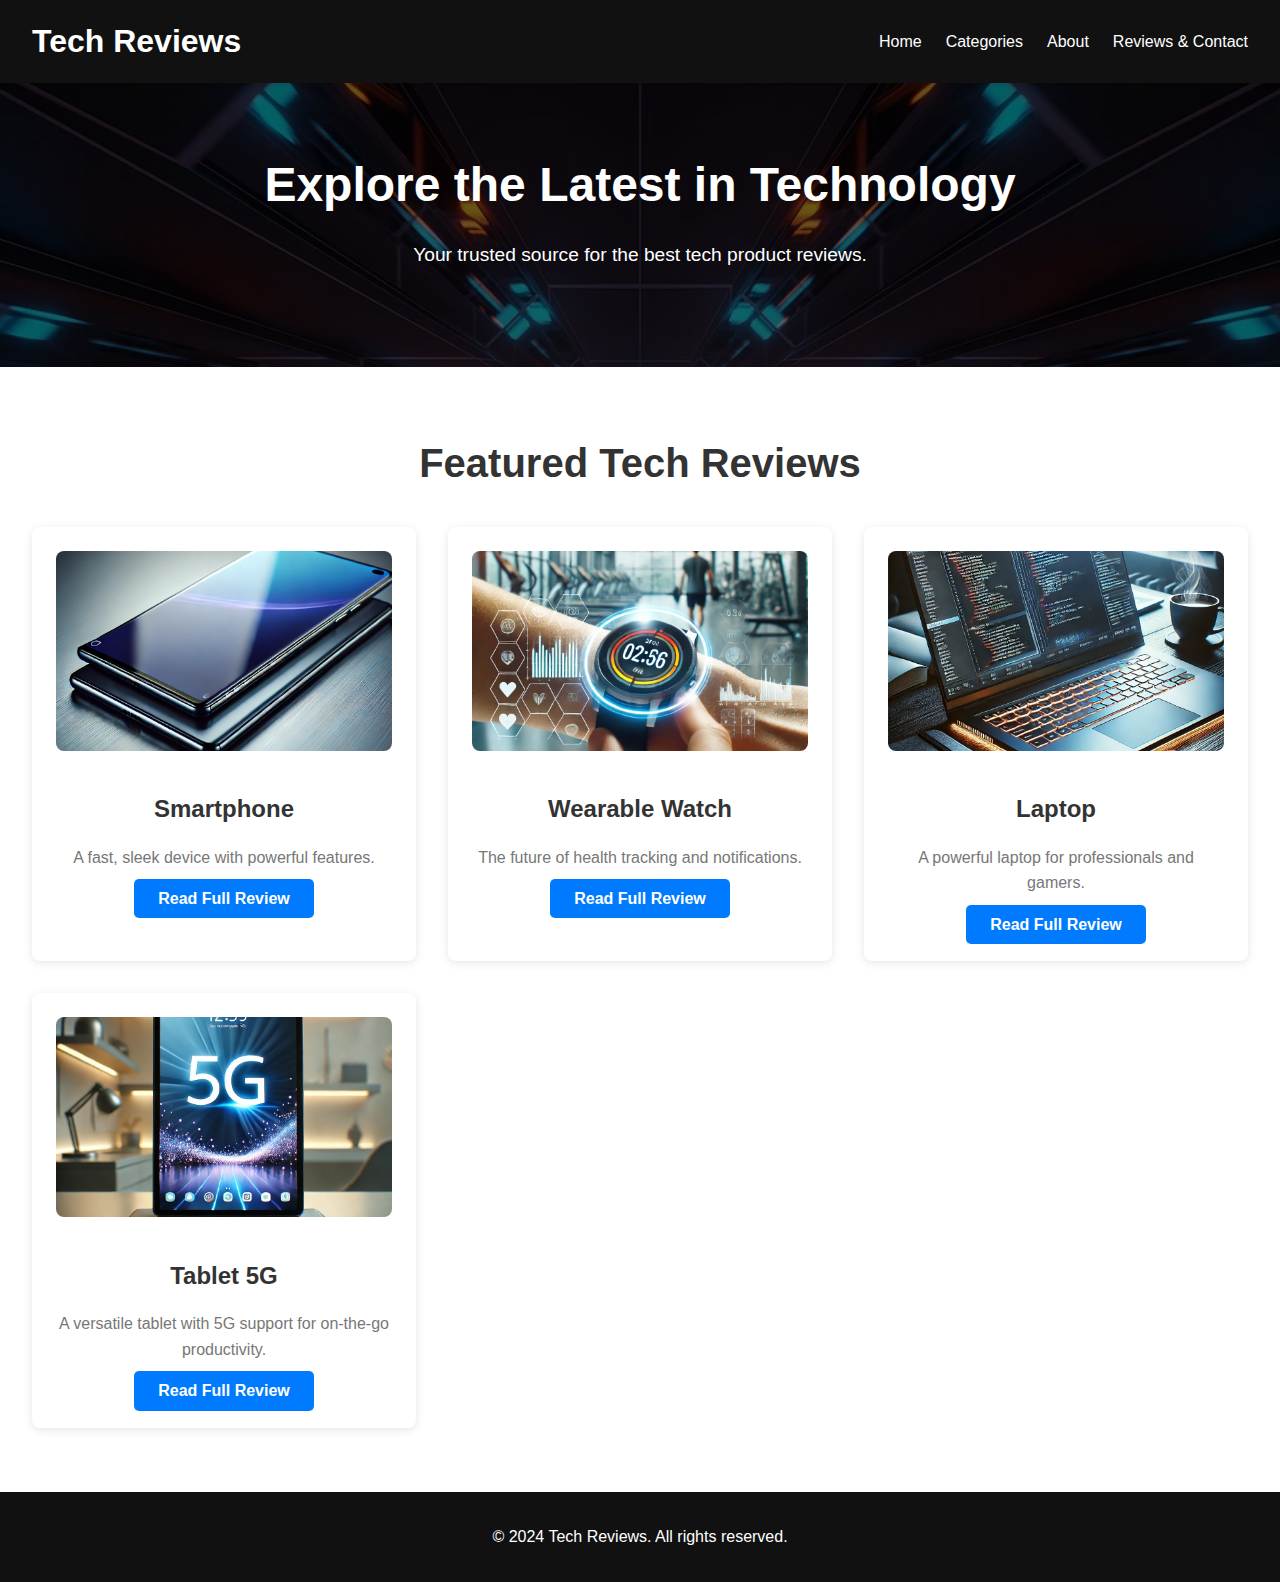
<file: index.html>
<!DOCTYPE html>
<html lang="en">
<head>
  <meta charset="UTF-8">
  <meta name="viewport" content="width=device-width, initial-scale=1.0">
  <title>Tech Reviews</title>
  <link rel="stylesheet" href="./css/styles.css">
  <link rel="icon" href="./img/apple-touch-icon.png" type="image/png">
</head>
<body>
  
  <header>
    <div class="logo">
      <h1>Tech Reviews</h1>
    </div>
    <nav>
      <ul>
        <li><a href="index.html">Home</a></li>
        <li><a href="categories.html">Categories</a></li>
        <li><a href="about_us.html">About</a></li>
        <li><a href="review.html">Reviews & Contact</a></li>
      </ul>
    </nav>
  </header>

  
  <section class="hero">
    <h2>Explore the Latest in Technology</h2>
    <p>Your trusted source for the best tech product reviews.</p>
    
  </section>

  
  <section class="featured">
    <h2>Featured Tech Reviews</h2>
    <div class="product-grid">
      <article class="product">
        <img src="./img/smartphone.webp" alt="Smartphone">
        <h3>Smartphone</h3>
        <p>A fast, sleek device with powerful features.</p>
        <a href="./img/product1.html">Read Full Review</a>
      </article>
      <article class="product">
        <img src="./img/watch.webp" alt="Wearable Watch">
        <h3>Wearable Watch</h3>
        <p>The future of health tracking and notifications.</p>
        <a href="product2.html">Read Full Review</a>
      </article>
      <article class="product">
        <img src="./img/laptop.webp" alt="Laptop">
        <h3>Laptop</h3>
        <p>A powerful laptop for professionals and gamers.</p>
        <a href="product3.html">Read Full Review</a>
      </article>
      
      <article class="product">
        <img src="./img/5g_tablet.webp" alt="Tablet 5G">
        <h3>Tablet 5G</h3>
        <p>A versatile tablet with 5G support for on-the-go productivity.</p>
        <a href="product4.html">Read Full Review</a>
      </article>
    </div>
  </section>

  
  <footer>
    <p>&copy; 2024 Tech Reviews. All rights reserved.</p>
    
  </footer>
  <script src="./js/script.js"></script>

</body>
</html>
</file>
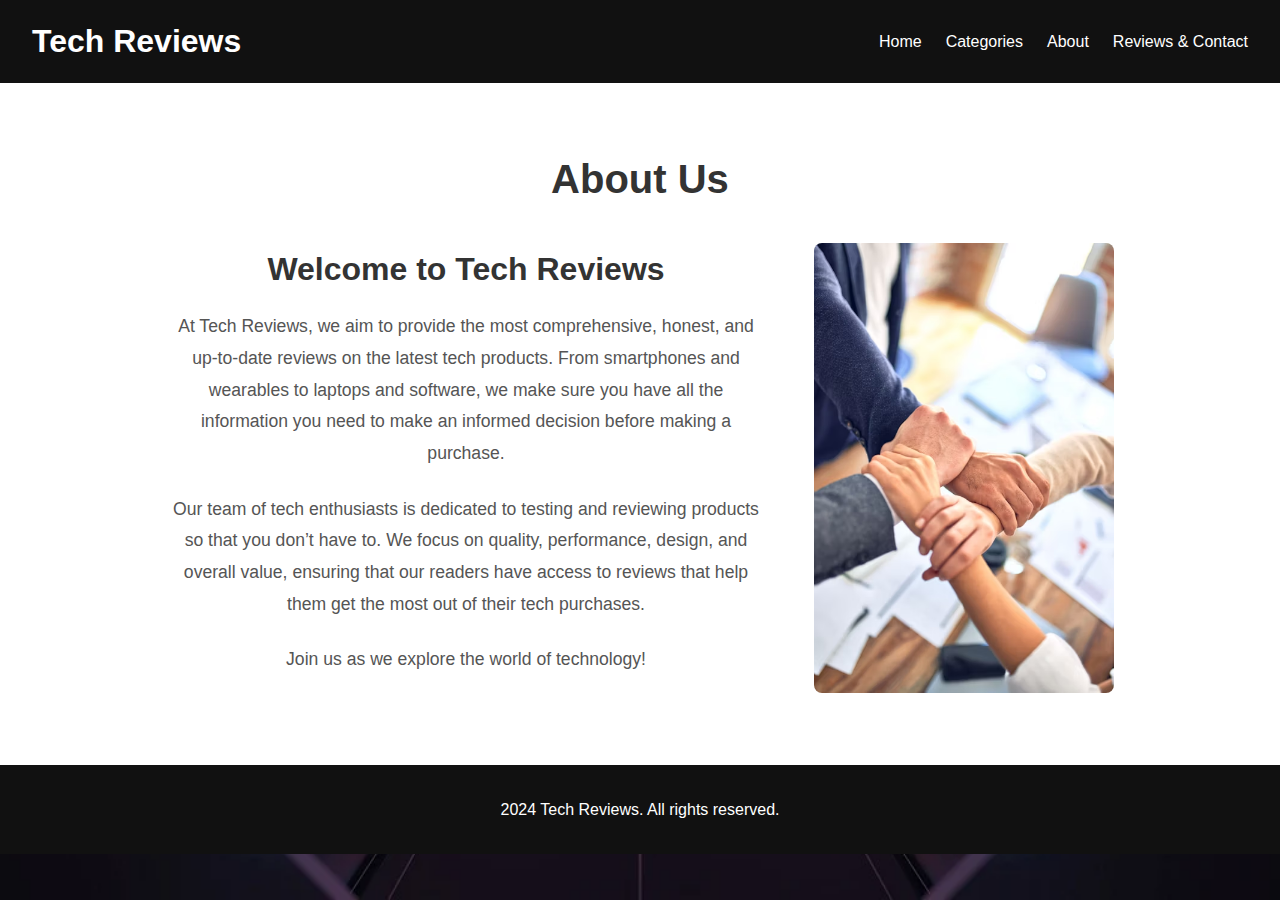
<file: about_us.html>
<!DOCTYPE html>
<html lang="en">
<head>
  <meta charset="UTF-8">
  <meta name="viewport" content="width=device-width, initial-scale=1.0">
  <title>About Us - Tech Reviews</title>
  <link rel="stylesheet" href="./css/about_us.css">
</head>
<body>
  
  <header>
    <div class="logo">
      <h1>Tech Reviews</h1>
    </div>
    <nav>
      <ul>
        <li><a href="index.html">Home</a></li>
        <li><a href="categories.html">Categories</a></li>
        <li><a href="about.html">About</a></li>
        <li><a href="review.html">Reviews & Contact</a></li>
      </ul>
    </nav>
  </header>

  
  <section class="about-us">
    <h2>About Us</h2>
    <div class="about-content">
      <div class="about-text">
        <h3>Welcome to Tech Reviews</h3>
        <p>At Tech Reviews, we aim to provide the most comprehensive, honest, and up-to-date reviews on the latest tech products. From smartphones and wearables to laptops and software, we make sure you have all the information you need to make an informed decision before making a purchase.</p>
        <p>Our team of tech enthusiasts is dedicated to testing and reviewing products so that you don’t have to. We focus on quality, performance, design, and overall value, ensuring that our readers have access to reviews that help them get the most out of their tech purchases.</p>
        <p>Join us as we explore the world of technology!</p>
      </div>
      <div class="about-image">
        <img src="./img/photo-1600880292089-90a7e086ee0c.avif" alt="Tech Reviews Team">
      </div>
    </div>
  </section>

  
  <footer>
    <p> 2024 Tech Reviews. All rights reserved.</p>
  </footer>

  <script src="./js/script.js"></script>
</body>
</html>
</file>
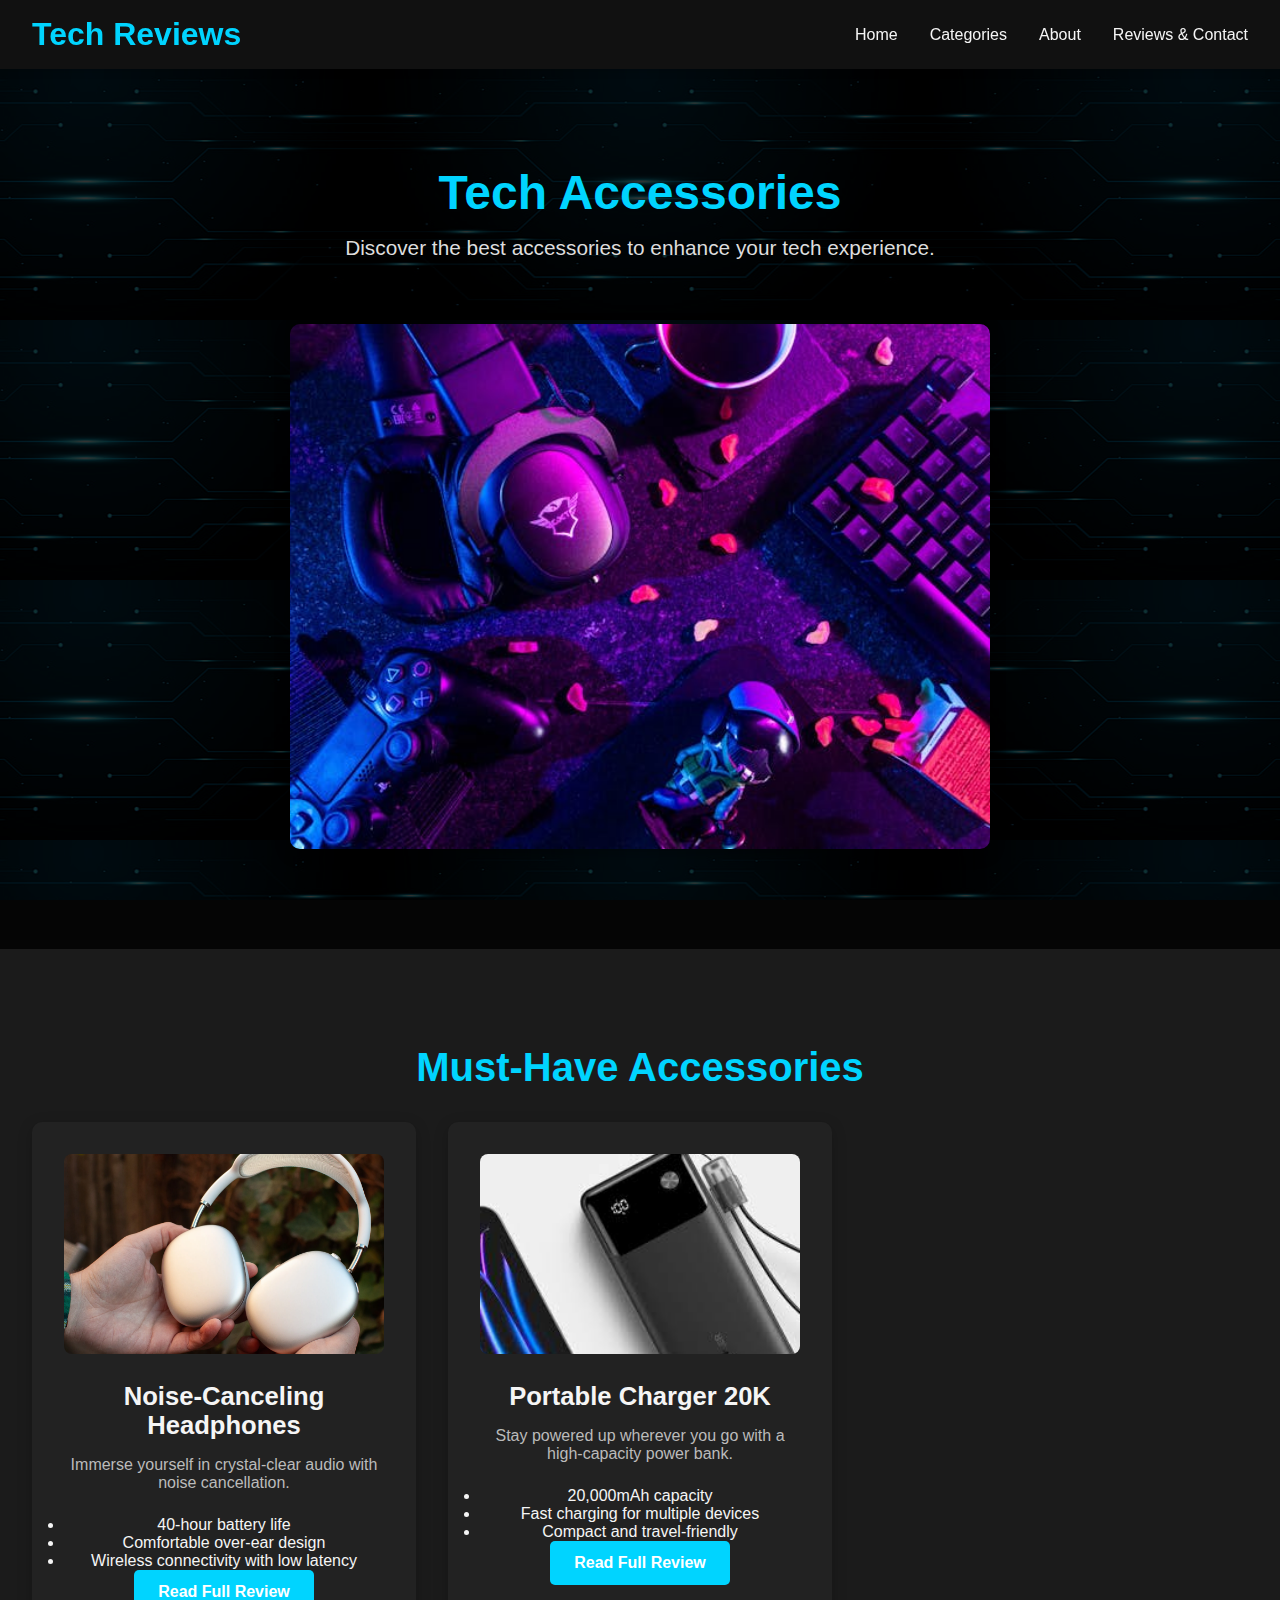
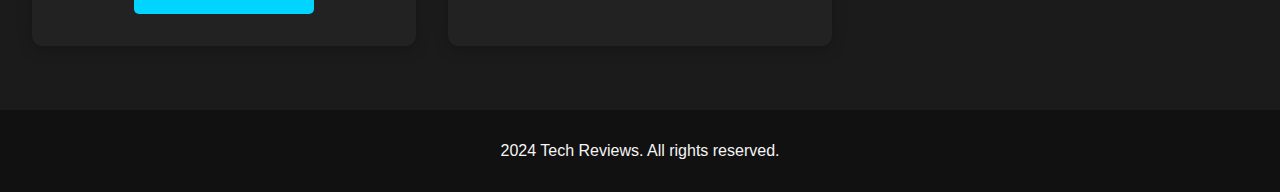
<file: accessories.html>
<!DOCTYPE html>
<html lang="en">
<head>
  <meta charset="UTF-8">
  <meta name="viewport" content="width=device-width, initial-scale=1.0">
  <title>Accessories - Tech Reviews</title>
  <link rel="stylesheet" href="./css/smartphones.css">
</head>
<body>
  <!-- Header -->
  <header>
    <div class="logo">
      <h1>Tech Reviews</h1>
    </div>
    <nav>
      <ul>
        <li><a href="index.html">Home</a></li>
        <li><a href="categories.html">Categories</a></li>
        <li><a href="about_us.html">About</a></li>
        <li><a href="review.html">Reviews & Contact</a></li>
      </ul>
    </nav>
  </header>

  <!-- Hero Section -->
  <section class="hero">
    <h2>Tech Accessories</h2>
    <p>Discover the best accessories to enhance your tech experience.</p>
    <img src="./img/pexels-photo-3165335.jpeg" alt="Tech Accessories">
  </section>

  <!-- Accessories Section -->
  <section class="category-page">
    <h2>Must-Have Accessories</h2>
    <div class="product-list">
      <div class="product-item">
        <img src="./img/accessory1.webp" alt="Accessory Model 1">
        <h3>Noise-Canceling Headphones</h3>
        <p>Immerse yourself in crystal-clear audio with noise cancellation.</p>
        <ul>
          <li>40-hour battery life</li>
          <li>Comfortable over-ear design</li>
          <li>Wireless connectivity with low latency</li>
        </ul>
        <a href="headphones_review.html">Read Full Review</a>
      </div>
      <div class="product-item">
        <img src="./img/accessory2.webp" alt="Accessory Model 2">
        <h3>Portable Charger 20K</h3>
        <p>Stay powered up wherever you go with a high-capacity power bank.</p>
        <ul>
          <li>20,000mAh capacity</li>
          <li>Fast charging for multiple devices</li>
          <li>Compact and travel-friendly</li>
        </ul>
        <a href="portable_charger.html">Read Full Review</a>
      </div>
    </div>
  </section>

  <!-- Footer -->
  <footer>
    <p> 2024 Tech Reviews. All rights reserved.</p>
  </footer>

  <script src="./js/script.js"></script>
</body>
</html>
</file>
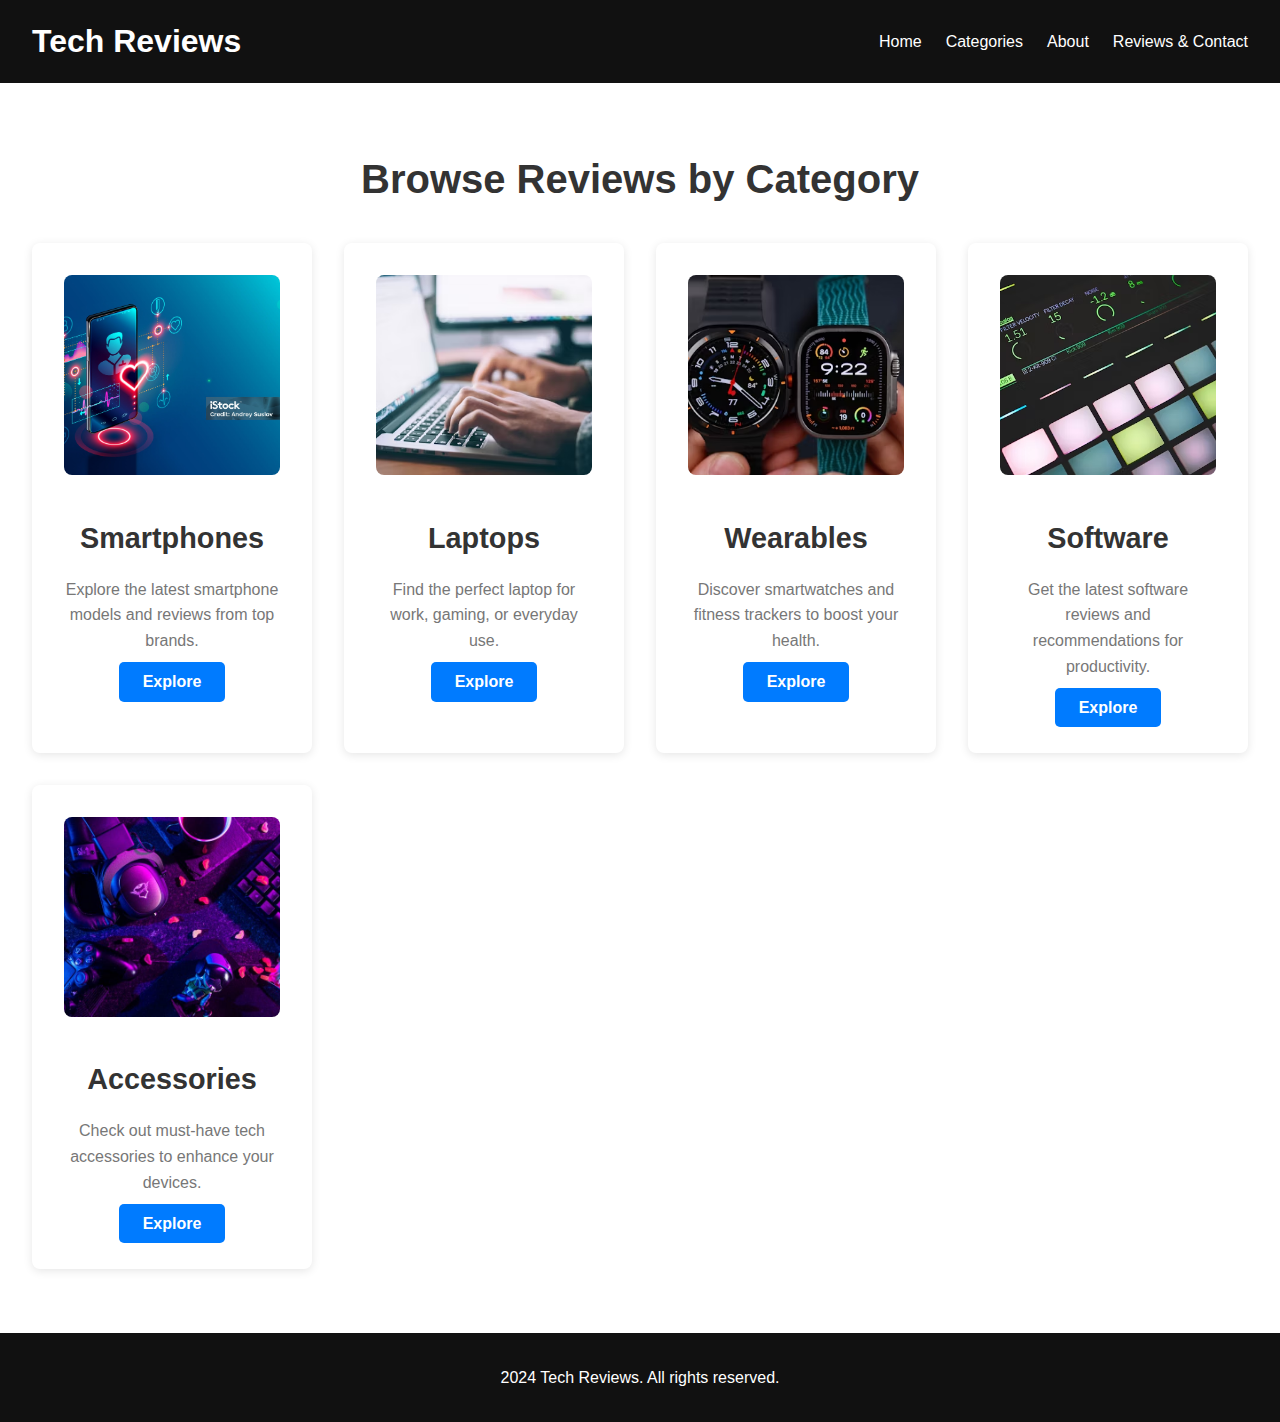
<file: categories.html>
<!DOCTYPE html>
<html lang="en">
<head>
  <meta charset="UTF-8">
  <meta name="viewport" content="width=device-width, initial-scale=1.0">
  <title>Categories - Tech Reviews</title>
  <link rel="stylesheet" href="./css/categories.css">
</head>
<body>
  <!-- Header -->
  <header>
    <div class="logo">
      <h1>Tech Reviews</h1>
    </div>
    <nav>
      <ul>
        <li><a href="index.html">Home</a></li>
        <li><a href="categories.html">Categories</a></li>
        <li><a href="about_us.html">About</a></li>
        <li><a href="review.html">Reviews & Contact</a></li>
      </ul>
    </nav>
  </header>

  <!-- Categories Section -->
  <section class="categories">
    <h2>Browse Reviews by Category</h2>
    <div class="category-grid">
      <div class="category">
        <img src="./img/istockphoto-1012412572-2048x2048.jpg" alt="Smartphones">
        <h3>Smartphones</h3>
        <p>Explore the latest smartphone models and reviews from top brands.</p>
        <a href="smartphones.html">Explore</a>
      </div>
      <div class="category">
        <img src="./img/photo-1486312338219-ce68d2c6f44d.jpg" alt="Laptops">
        <h3>Laptops</h3>
        <p>Find the perfect laptop for work, gaming, or everyday use.</p>
        <a href="laptops.html">Explore</a>
      </div>
      <div class="category">
        <img src="./img/photo-1722153768985-9286321b8769.avif" alt="Wearables">
        <h3>Wearables</h3>
        <p>Discover smartwatches and fitness trackers to boost your health.</p>
        <a href="wearables.html">Explore</a>
      </div>
      <div class="category">
        <img src="./img/photo-1486475554424-2fa50cd59f18.avif" alt="Software">
        <h3>Software</h3>
        <p>Get the latest software reviews and recommendations for productivity.</p>
        <a href="software.html">Explore</a>
      </div>
      <div class="category">
        <img src="./img/pexels-photo-3165335.jpeg" alt="Accessories">
        <h3>Accessories</h3>
        <p>Check out must-have tech accessories to enhance your devices.</p>
        <a href="accessories.html">Explore</a>
      </div>
    </div>
  </section>

  <!-- Footer -->
  <footer>
    <p> 2024 Tech Reviews. All rights reserved.</p>
  </footer>

  <script src="./js/script.js"></script>
</body>
</html>
</file>
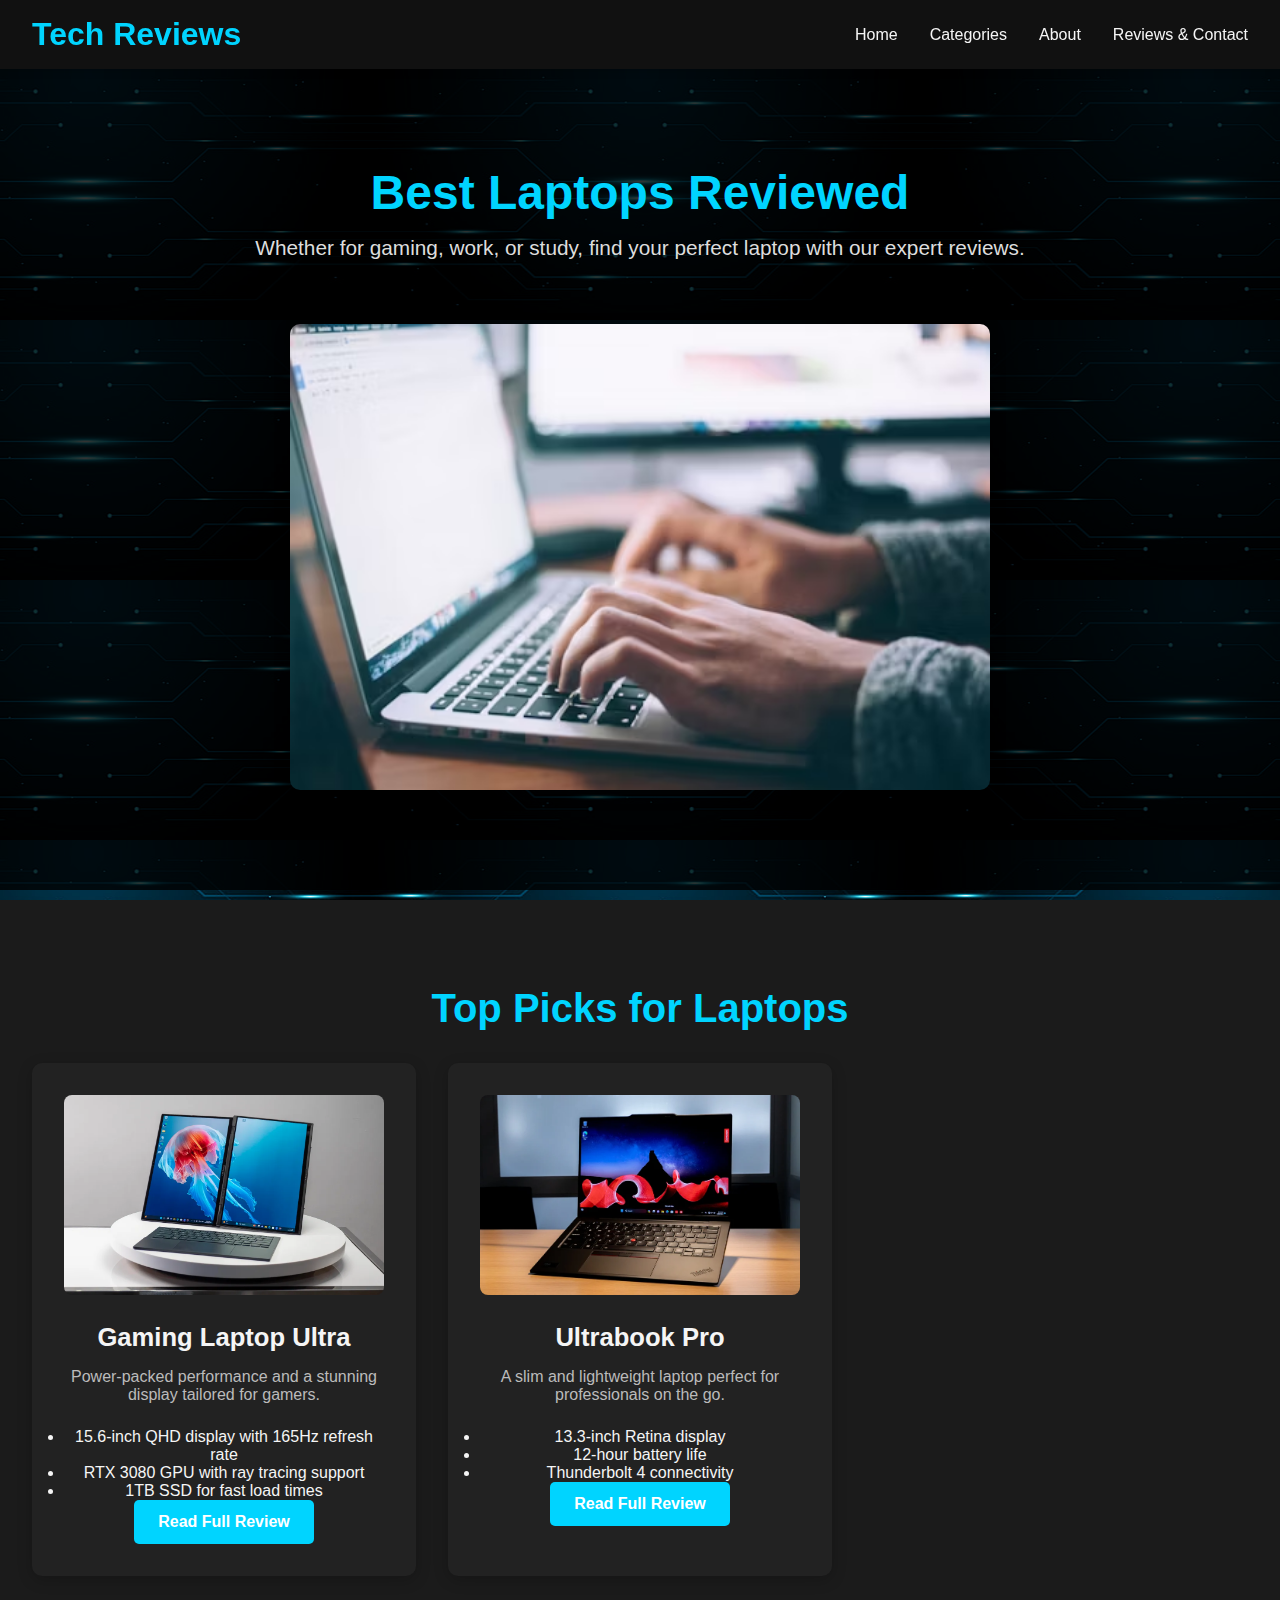
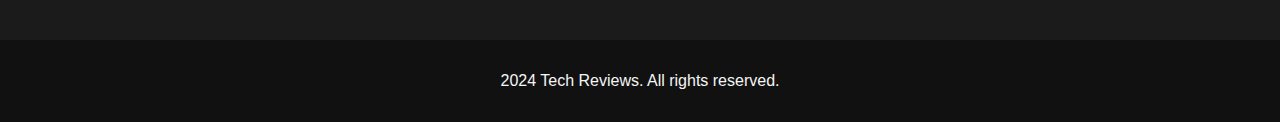
<file: laptops.html>
<!DOCTYPE html>
<html lang="en">
<head>
  <meta charset="UTF-8">
  <meta name="viewport" content="width=device-width, initial-scale=1.0">
  <title>Laptops - Tech Reviews</title>
  <link rel="stylesheet" href="./css/smartphones.css">
</head>
<body>
  
  <header>
    <div class="logo">
      <h1>Tech Reviews</h1>
    </div>
    <nav>
      <ul>
        <li><a href="index.html">Home</a></li>
        <li><a href="categories.html">Categories</a></li>
        <li><a href="about_us.html">About</a></li>
        <li><a href="review.html">Reviews & Contact</a></li>
      </ul>
    </nav>
  </header>

  
  <section class="hero">
    <h2>Best Laptops Reviewed</h2>
    <p>Whether for gaming, work, or study, find your perfect laptop with our expert reviews.</p>
    <img src="./img/photo-1486312338219-ce68d2c6f44d.jpg" alt="Laptops">
  </section>

  
  <section class="category-page">
    <h2>Top Picks for Laptops</h2>
    <div class="product-list">
      <div class="product-item">
        <img src="./img/laptop1.webp" alt="Laptop Model 1">
        <h3>Gaming Laptop Ultra</h3>
        <p>Power-packed performance and a stunning display tailored for gamers.</p>
        <ul>
          <li>15.6-inch QHD display with 165Hz refresh rate</li>
          <li>RTX 3080 GPU with ray tracing support</li>
          <li>1TB SSD for fast load times</li>
        </ul>
        <a href="gaming_laptop.html">Read Full Review</a>
      </div>
      <div class="product-item">
        <img src="./img/laptop2.webp" alt="Laptop Model 2">
        <h3>Ultrabook Pro</h3>
        <p>A slim and lightweight laptop perfect for professionals on the go.</p>
        <ul>
          <li>13.3-inch Retina display</li>
          <li>12-hour battery life</li>
          <li>Thunderbolt 4 connectivity</li>
        </ul>
        <a href="ultrabook_pro.html">Read Full Review</a>
      </div>
    </div>
  </section>

  
  <footer>
    <p> 2024 Tech Reviews. All rights reserved.</p>
  </footer>

  <script src="./js/script.js"></script>
</body>
</html>
</file>
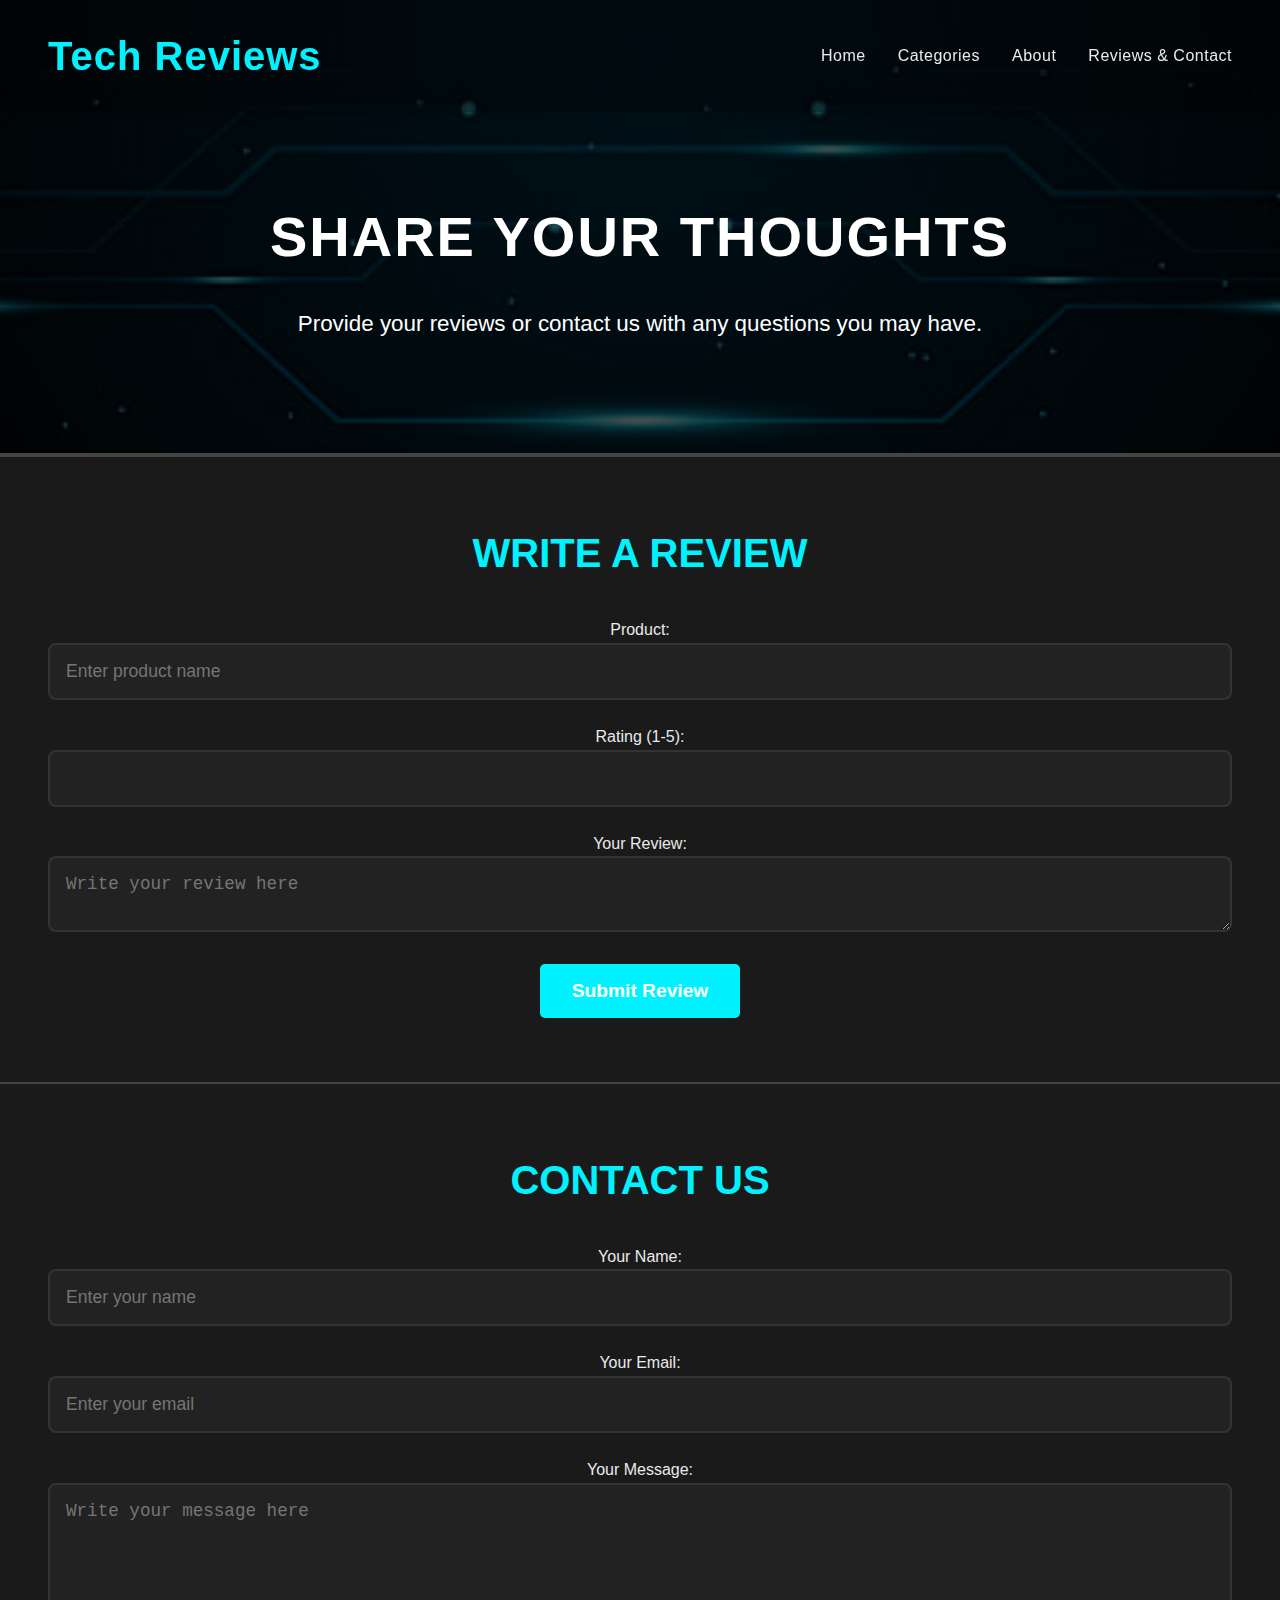
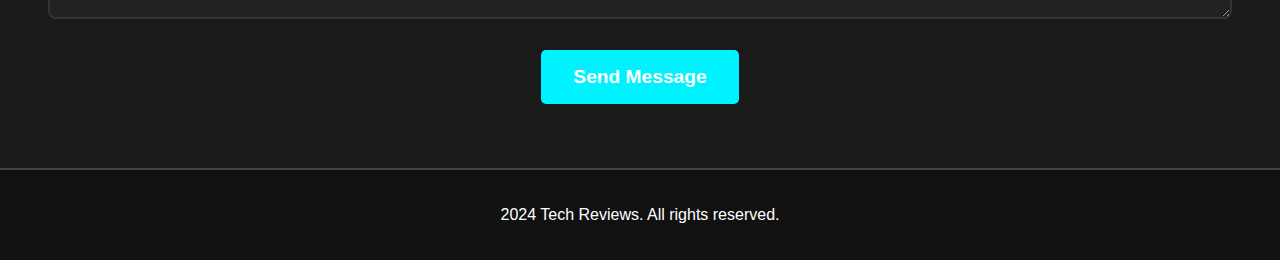
<file: review.html>
<!DOCTYPE html>
<html lang="en">
<head>
  <meta charset="UTF-8">
  <meta name="viewport" content="width=device-width, initial-scale=1.0">
  <title>Reviews & Contact - Tech Reviews</title>
  <link rel="stylesheet" href="./css/review.css">
</head>
<body>
  <header>
    <div class="logo">
      <h1>Tech Reviews</h1>
    </div>
    <nav>
      <ul>
        <li><a href="index.html">Home</a></li>
        <li><a href="categories.html">Categories</a></li>
        <li><a href="about_us.html">About</a></li>
        <li><a href="review.html">Reviews & Contact</a></li>
      </ul>
    </nav>
  </header>

  <!-- Hero Section -->
  <section class="hero">
    <h2>Share Your Thoughts</h2>
    <p>Provide your reviews or contact us with any questions you may have.</p>
  </section>

  <!-- Reviews Section -->
  <section class="reviews">
    <h2>Write a Review</h2>
    <form action="#" method="post" class="review-form">
      <label for="product">Product:</label>
      <input type="text" id="product" name="product" placeholder="Enter product name" required>

      <label for="rating">Rating (1-5):</label>
      <input type="number" id="rating" name="rating" min="1" max="5" required>

      <label for="review">Your Review:</label>
      <textarea id="review" name="review" placeholder="Write your review here" required></textarea>

      <button type="submit">Submit Review</button>
    </form>
  </section>

  <!-- Contact Section -->
  <section class="contact">
    <h2>Contact Us</h2>
    <form action="#" method="post" class="contact-form">
      <label for="name">Your Name:</label>
      <input type="text" id="name" name="name" placeholder="Enter your name" required>

      <label for="email">Your Email:</label>
      <input type="email" id="email" name="email" placeholder="Enter your email" required>

      <label for="message">Your Message:</label>
      <textarea id="message" name="message" rows="5" placeholder="Write your message here" required></textarea>

      <button type="submit" class="submit-btn">Send Message</button>
    </form>
  </section>

  <footer>
    <p>2024 Tech Reviews. All rights reserved.</p>
  </footer>

  <script src="./js/script.js"></script>
</body>
</html>
</file>
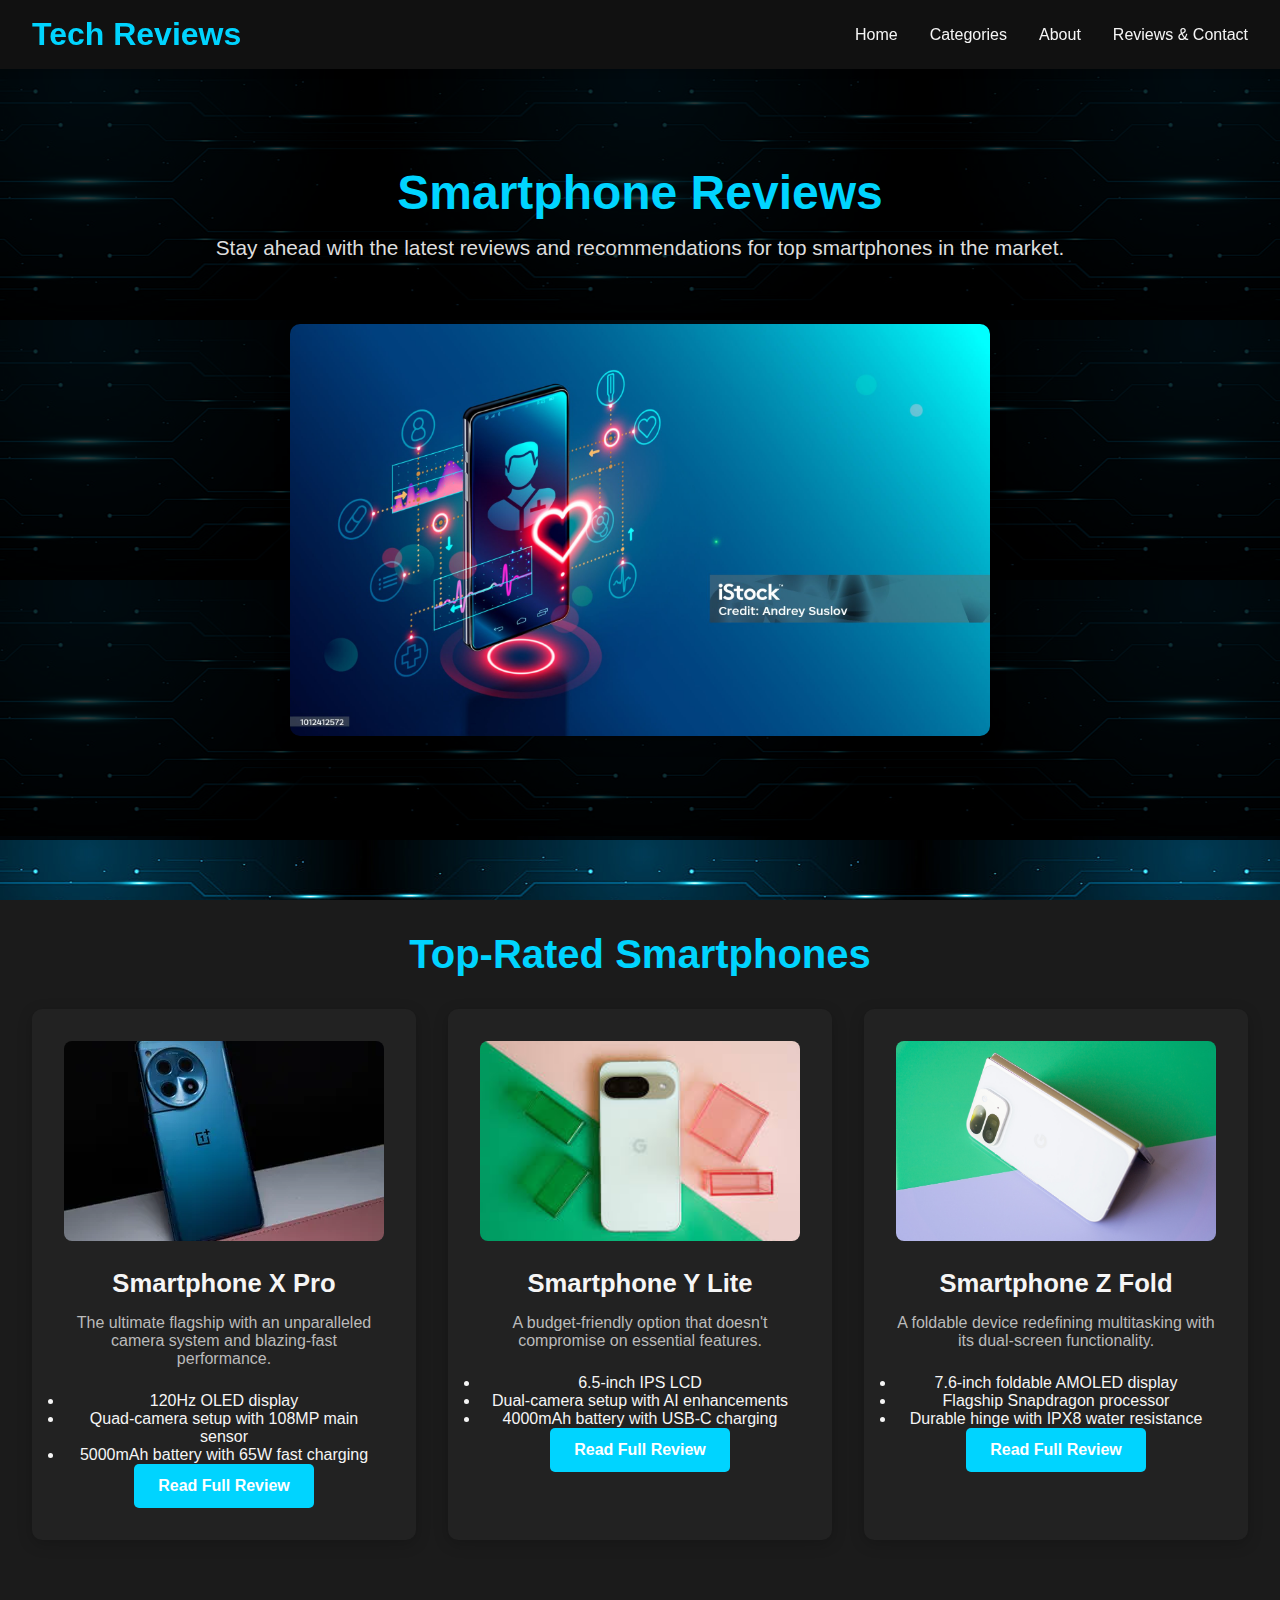
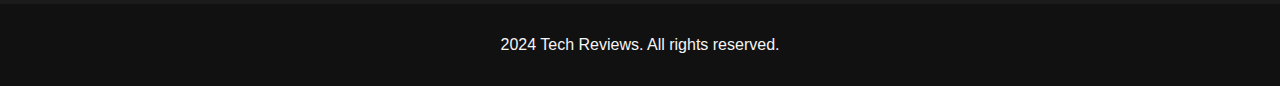
<file: smartphones.html>
<!DOCTYPE html>
<html lang="en">
<head>
  <meta charset="UTF-8">
  <meta name="viewport" content="width=device-width, initial-scale=1.0">
  <title>Smartphones - Tech Reviews</title>
  <link rel="stylesheet" href="./css/smartphones.css">
</head>
<body>
  <!-- Header -->
  <header>
    <div class="logo">
      <h1>Tech Reviews</h1>
    </div>
    <nav>
      <ul>
        <li><a href="index.html">Home</a></li>
        <li><a href="categories.html">Categories</a></li>
        <li><a href="about_us.html">About</a></li>
        <li><a href="review.html">Reviews & Contact</a></li>
      </ul>
    </nav>
  </header>

  <!-- Hero Section -->
  <section class="hero">
    <h2>Smartphone Reviews</h2>
    <p>Stay ahead with the latest reviews and recommendations for top smartphones in the market.</p>
    <img src="./img/istockphoto-1012412572-2048x2048.jpg" alt="Latest Smartphones">
  </section>

  <!-- Smartphones Section -->
  <section class="category-page">
    <h2>Top-Rated Smartphones</h2>
    <div class="product-list">
      <div class="product-item">
        <img src="./img/smartphone1.webp" alt="Smartphone Model 1">
        <h3>Smartphone X Pro</h3>
        <p>The ultimate flagship with an unparalleled camera system and blazing-fast performance.</p>
        <ul>
          <li>120Hz OLED display</li>
          <li>Quad-camera setup with 108MP main sensor</li>
          <li>5000mAh battery with 65W fast charging</li>
        </ul>
        <a href="smartphone_x_pro.html">Read Full Review</a>
      </div>
      <div class="product-item">
        <img src="./img/smartphone2.webp" alt="Smartphone Model 2">
        <h3>Smartphone Y Lite</h3>
        <p>A budget-friendly option that doesn't compromise on essential features.</p>
        <ul>
          <li>6.5-inch IPS LCD</li>
          <li>Dual-camera setup with AI enhancements</li>
          <li>4000mAh battery with USB-C charging</li>
        </ul>
        <a href="smartphone_y_lite.html">Read Full Review</a>
      </div>
      <div class="product-item">
        <img src="./img/smartphone3.webp" alt="Smartphone Model 3">
        <h3>Smartphone Z Fold</h3>
        <p>A foldable device redefining multitasking with its dual-screen functionality.</p>
        <ul>
          <li>7.6-inch foldable AMOLED display</li>
          <li>Flagship Snapdragon processor</li>
          <li>Durable hinge with IPX8 water resistance</li>
        </ul>
        <a href="smartphone_z_fold.html">Read Full Review</a>
      </div>
    </div>
  </section>

  <!-- Footer -->
  <footer>
    <p>2024 Tech Reviews. All rights reserved.</p>
  </footer>

  <script src="./js/script.js"></script>
</body>
</html>
</file>
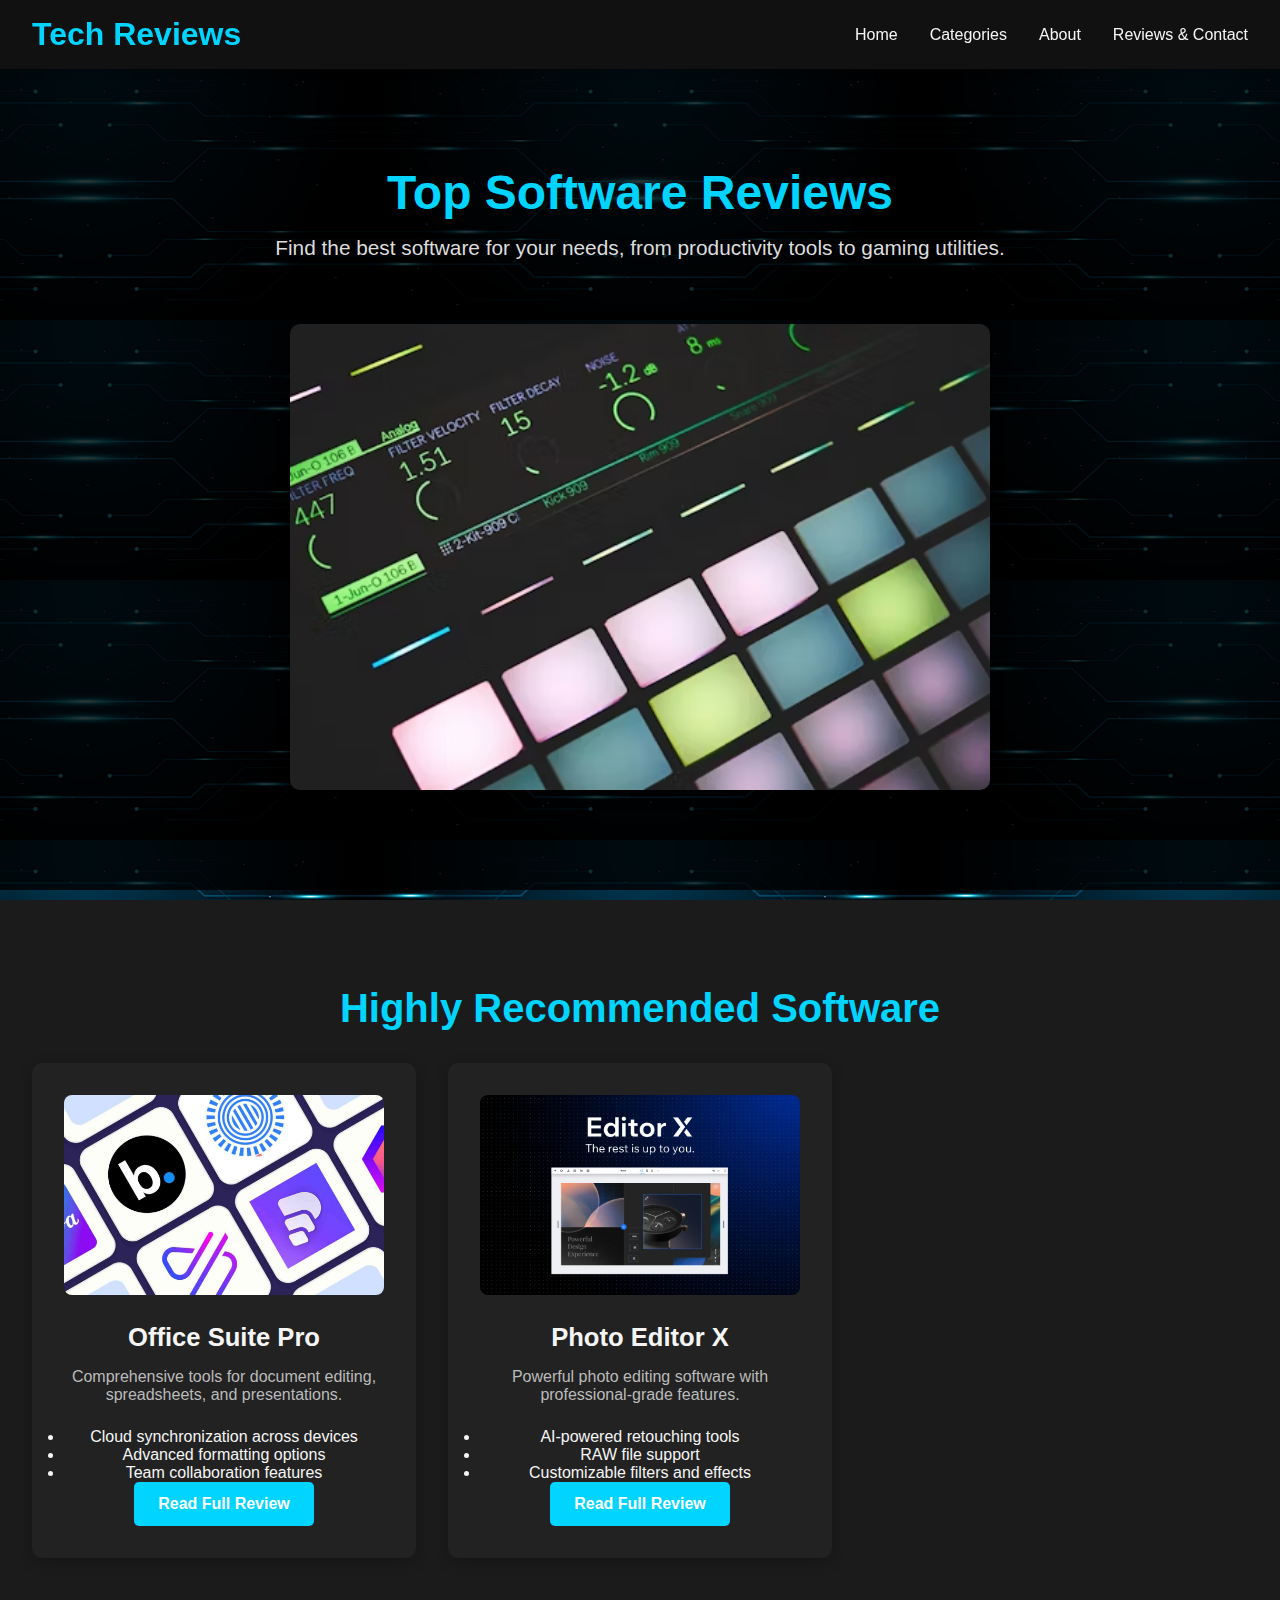
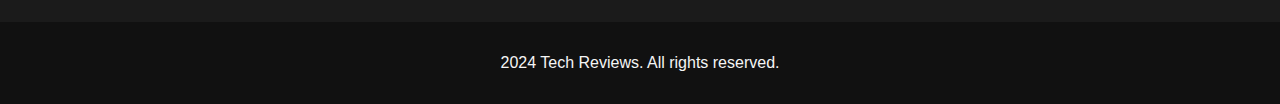
<file: software.html>
<!DOCTYPE html>
<html lang="en">
<head>
  <meta charset="UTF-8">
  <meta name="viewport" content="width=device-width, initial-scale=1.0">
  <title>Software - Tech Reviews</title>
  <link rel="stylesheet" href="./css/smartphones.css">
</head>
<body>
  
  <header>
    <div class="logo">
      <h1>Tech Reviews</h1>
    </div>
    <nav>
      <ul>
        <li><a href="index.html">Home</a></li>
        <li><a href="categories.html">Categories</a></li>
        <li><a href="about_us.html">About</a></li>
        <li><a href="review.html">Reviews & Contact</a></li>
      </ul>
    </nav>
  </header>

  
  <section class="hero">
    <h2>Top Software Reviews</h2>
    <p>Find the best software for your needs, from productivity tools to gaming utilities.</p>
    <img src="./img/photo-1486475554424-2fa50cd59f18.avif" alt="Software">
  </section>

  
  <section class="category-page">
    <h2>Highly Recommended Software</h2>
    <div class="product-list">
      <div class="product-item">
        <img src="./img/software1.webp" alt="Software Model 1">
        <h3>Office Suite Pro</h3>
        <p>Comprehensive tools for document editing, spreadsheets, and presentations.</p>
        <ul>
          <li>Cloud synchronization across devices</li>
          <li>Advanced formatting options</li>
          <li>Team collaboration features</li>
        </ul>
        <a href="office_suite.html">Read Full Review</a>
      </div>
      <div class="product-item">
        <img src="./img/software2.webp" alt="Software Model 2">
        <h3>Photo Editor X</h3>
        <p>Powerful photo editing software with professional-grade features.</p>
        <ul>
          <li>AI-powered retouching tools</li>
          <li>RAW file support</li>
          <li>Customizable filters and effects</li>
        </ul>
        <a href="photo_editor.html">Read Full Review</a>
      </div>
    </div>
  </section>

  
  <footer>
    <p> 2024 Tech Reviews. All rights reserved.</p>
  </footer>

  <script src="./js/script.js"></script>
</body>
</html>
</file>
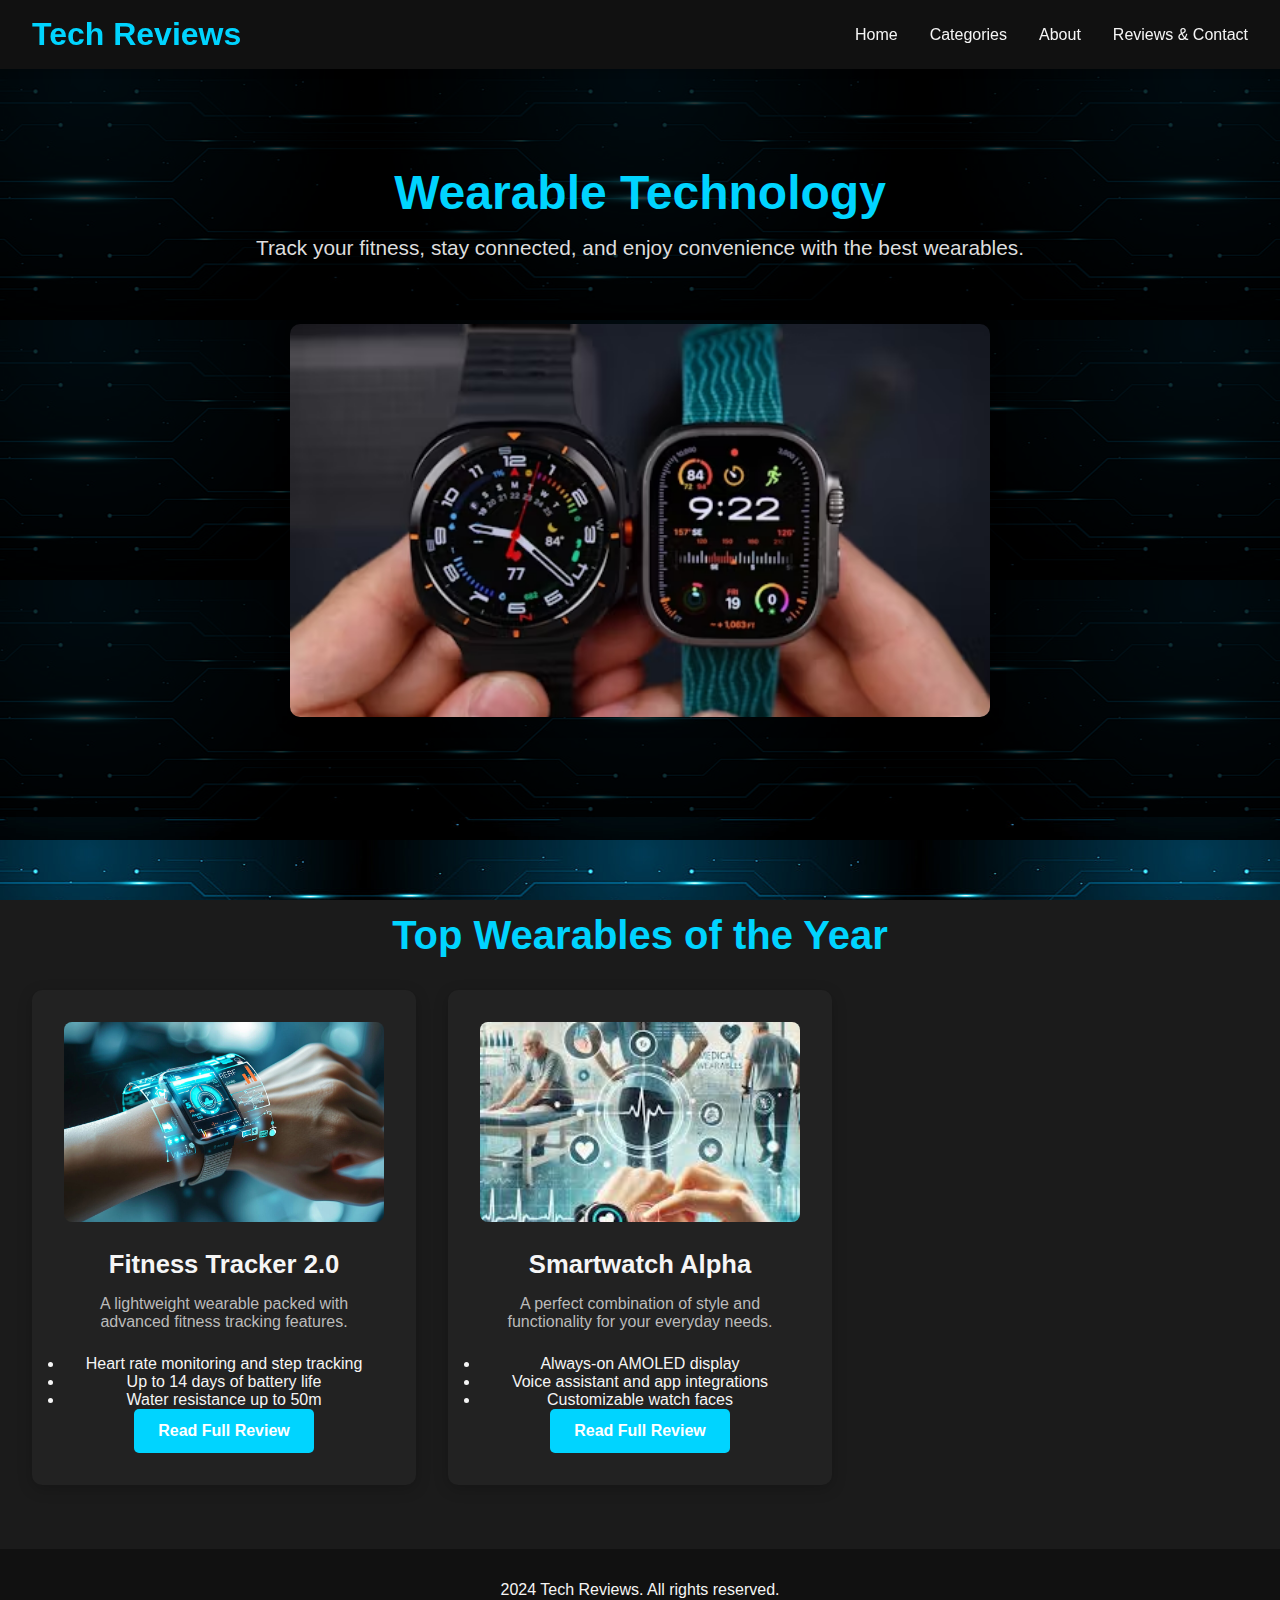
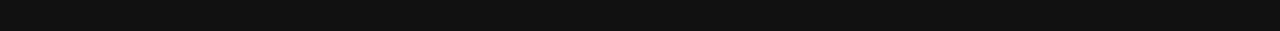
<file: wearables.html>
<!DOCTYPE html>
<html lang="en">
<head>
  <meta charset="UTF-8">
  <meta name="viewport" content="width=device-width, initial-scale=1.0">
  <title>Wearables - Tech Reviews</title>
  <link rel="stylesheet" href="./css/smartphones.css">
</head>
<body>
  <!-- Header -->
  <header>
    <div class="logo">
      <h1>Tech Reviews</h1>
    </div>
    <nav>
      <ul>
        <li><a href="index.html">Home</a></li>
        <li><a href="categories.html">Categories</a></li>
        <li><a href="about_us.html">About</a></li>
        <li><a href="review.html">Reviews & Contact</a></li>
      </ul>
    </nav>
  </header>

  <!-- Hero Section -->
  <section class="hero">
    <h2>Wearable Technology</h2>
    <p>Track your fitness, stay connected, and enjoy convenience with the best wearables.</p>
    <img src="./img/photo-1722153768985-9286321b8769.avif" alt="Smart Wearables">
  </section>

  <!-- Wearables Section -->
  <section class="category-page">
    <h2>Top Wearables of the Year</h2>
    <div class="product-list">
      <div class="product-item">
        <img src="./img/wearable1.webp" alt="Wearable Model 1">
        <h3>Fitness Tracker 2.0</h3>
        <p>A lightweight wearable packed with advanced fitness tracking features.</p>
        <ul>
          <li>Heart rate monitoring and step tracking</li>
          <li>Up to 14 days of battery life</li>
          <li>Water resistance up to 50m</li>
        </ul>
        <a href="fitness_tracker.html">Read Full Review</a>
      </div>
      <div class="product-item">
        <img src="./img/wearable2.webp" alt="Wearable Model 2">
        <h3>Smartwatch Alpha</h3>
        <p>A perfect combination of style and functionality for your everyday needs.</p>
        <ul>
          <li>Always-on AMOLED display</li>
          <li>Voice assistant and app integrations</li>
          <li>Customizable watch faces</li>
        </ul>
        <a href="smartwatch_alpha.html">Read Full Review</a>
      </div>
    </div>
  </section>

  <!-- Footer -->
  <footer>
    <p> 2024 Tech Reviews. All rights reserved.</p>
  </footer>

  <script src="./js/script.js"></script>
</body>
</html>
</file>
<file: css/styles.css>
/* General Reset */
* {
  margin: 0;
  padding: 0;
  box-sizing: border-box;
}

body {
  font-family: 'Arial', sans-serif;
  line-height: 1.6;
  color: #333;
  background-color: #f5f5f5;
  background-image: url("../img/background.webp");
  background-size: cover;
  background-position: center;
  background-attachment: fixed;
}

/* Header */
header {
  display: flex;
  justify-content: space-between;
  align-items: center;
  background-color: #111;
  padding: 1rem 2rem;
  box-shadow: 0 2px 5px rgba(0, 0, 0, 0.1);
}

header .logo h1 {
  color: #fff;
  font-size: 2rem;
  font-weight: 600;
}

header nav ul {
  list-style: none;
  display: flex;
  gap: 1.5rem;
}

header nav ul li {
  display: inline-block;
}

header nav ul li a {
  color: #fff;
  text-decoration: none;
  font-weight: 500;
  transition: color 0.3s ease;
}

header nav ul li a:hover {
  color: #007bff;
}

/* Hero Section */
.hero {
  text-align: center;
  color: white;
  background-color: rgba(0, 0, 0, 0.6); /* Dark overlay for better text visibility */
  padding: 4rem 1rem;
}

.hero h2 {
  font-size: 3rem;
  margin-bottom: 1rem;
  font-weight: bold;
}

.hero p {
  font-size: 1.2rem;
  margin-bottom: 2rem;
}

.hero img {
  width: 100%;
  max-width: 100%;
  height: auto;
  border-radius: 8px;
}

/* Featured Products */
.featured {
  background-color: #fff;
  padding: 4rem 2rem;
  text-align: center;
}

.featured h2 {
  font-size: 2.5rem;
  margin-bottom: 2rem;
  color: #333;
  font-weight: bold;
}

.product-grid {
  display: grid;
  grid-template-columns: repeat(auto-fill, minmax(300px, 1fr));
  gap: 2rem;
}

.product {
  background-color: #fff;
  border-radius: 8px;
  box-shadow: 0 2px 10px rgba(0, 0, 0, 0.1);
  padding: 1.5rem;
  text-align: center;
  transition: transform 0.3s ease, box-shadow 0.3s ease;
}

.product:hover {
  transform: translateY(-10px);
  box-shadow: 0 4px 15px rgba(0, 0, 0, 0.2);
}

.product img {
  width: 100%;
  height: 200px;
  object-fit: cover;
  border-radius: 8px;
  margin-bottom: 1rem;
}

.product h3 {
  font-size: 1.5rem;
  margin: 1rem 0;
  color: #333;
}

.product p {
  font-size: 1rem;
  color: #777;
  margin-bottom: 1rem;
}

.product a {
  text-decoration: none;
  background-color: #007bff;
  color: white;
  padding: 0.7rem 1.5rem;
  border-radius: 5px;
  font-weight: bold;
  transition: background-color 0.3s ease;
}

.product a:hover {
  background-color: #0056b3;
}

/* Footer */
footer {
  background-color: #111;
  color: #fff;
  padding: 2rem;
  text-align: center;
}

footer p {
  font-size: 1rem;
}

footer a {
  color: #007bff;
  text-decoration: none;
  font-weight: bold;
}

footer a:hover {
  color: #0056b3;
}

/* Responsive Design */
@media (max-width: 768px) {
  header nav ul {
    flex-direction: column;
    gap: 1rem;
    align-items: center;
  }

  .hero h2 {
    font-size: 2.5rem;
  }

  .hero p {
    font-size: 1rem;
  }

  .product-grid {
    grid-template-columns: 1fr 1fr;
  }
}
</file>
<file: css/about_us.css>
/* General Reset */
* {
  margin: 0;
  padding: 0;
  box-sizing: border-box;
}

body {
  font-family: 'Arial', sans-serif;
  line-height: 1.6;
  color: #333;
  background-color: #f5f5f5;
  background-image: url("../img/background.webp");
  background-size: cover;
  background-position: center;
  background-attachment: fixed;
}

/* Header */
header {
  display: flex;
  justify-content: space-between;
  align-items: center;
  background-color: #111;
  padding: 1rem 2rem;
  box-shadow: 0 2px 5px rgba(0, 0, 0, 0.1);
}

header .logo h1 {
  color: #fff;
  font-size: 2rem;
  font-weight: 600;
}

header nav ul {
  list-style: none;
  display: flex;
  gap: 1.5rem;
}

header nav ul li {
  display: inline-block;
}

header nav ul li a {
  color: #fff;
  text-decoration: none;
  font-weight: 500;
  transition: color 0.3s ease;
}

header nav ul li a:hover {
  color: #007bff;
}

/* About Us Section */
.about-us {
  padding: 4rem 2rem;
  background-color: #fff;
  text-align: center;
}

.about-us h2 {
  font-size: 2.5rem;
  margin-bottom: 2rem;
  color: #333;
  font-weight: bold;
}

.about-content {
  display: flex;
  flex-wrap: wrap;
  justify-content: center;
  align-items: center;
  gap: 3rem;
}

.about-text {
  max-width: 600px;
  color: #555;
}

.about-text h3 {
  font-size: 2rem;
  margin-bottom: 1rem;
  color: #333;
  font-weight: bold;
}

.about-text p {
  font-size: 1.1rem;
  line-height: 1.8;
  margin-bottom: 1.5rem;
}

.about-image img {
  max-width: 100%;
  border-radius: 8px;
  height: auto;
  width: 300px;
  object-fit: cover;
}

/* Footer */
footer {
  background-color: #111;
  color: #fff;
  padding: 2rem;
  text-align: center;
}

footer p {
  font-size: 1rem;
}

footer a {
  color: #007bff;
  text-decoration: none;
  font-weight: bold;
}

footer a:hover {
  color: #0056b3;
}

/* Responsive Design */
@media (max-width: 768px) {
  header nav ul {
    flex-direction: column;
    gap: 1rem;
    align-items: center;
  }

  .about-us h2 {
    font-size: 2rem;
  }

  .about-content {
    flex-direction: column;
    text-align: center;
  }

  .about-text h3 {
    font-size: 1.8rem;
  }

  .about-image img {
    width: 100%;
    height: 250px;
  }
}
</file>
<file: css/smartphones.css>
/* General Reset */
* {
  margin: 0;
  padding: 0;
  box-sizing: border-box;
}

body {
  font-family: 'Roboto', sans-serif;
  background-color: #1b1b1b;
  color: #f5f5f5;
  background-image: url("../img/tech_back.jpg"); 
  background-position: center;
  background-attachment: fixed;
}

/* Header */
header {
  display: flex;
  justify-content: space-between;
  align-items: center;
  background-color: #111;
  padding: 1rem 2rem;
  box-shadow: 0 2px 8px rgba(0, 0, 0, 0.2);
  position: sticky;
  top: 0;
  z-index: 1000;
}

header .logo h1 {
  color: #00d4ff;
  font-size: 2rem;
  font-weight: 700;
}

header nav ul {
  list-style: none;
  display: flex;
  gap: 2rem;
}

header nav ul li a {
  color: #f5f5f5;
  text-decoration: none;
  font-weight: 500;
  transition: color 0.3s ease, transform 0.3s ease;
}

header nav ul li a:hover {
  color: #00d4ff;
  transform: scale(1.1);
}

/* Hero Section */
.hero {
  text-align: center;
  background-color: rgba(0, 0, 0, 0.8); 
  padding: 6rem 2rem;
  margin-bottom: 2rem;
}

.hero h2 {
  font-size: 3rem;
  font-weight: 700;
  color: #00d4ff;
  margin-bottom: 1rem;
}

.hero p {
  font-size: 1.3rem;
  color: #ddd;
  margin-bottom: 2rem;
}

.hero img {
  width: 100%;
  max-width: 700px;
  height: auto;
  border-radius: 10px;
  margin-top: 2rem;
  box-shadow: 0 5px 15px rgba(0, 0, 0, 0.3);
}

/* Category Content */
.category-page {
  padding: 4rem 2rem;
}

.category-page h2 {
  font-size: 2.5rem;
  text-align: center;
  margin-bottom: 2rem;
  color: #00d4ff;
}

.product-list {
  display: grid;
  grid-template-columns: repeat(auto-fill, minmax(300px, 1fr));
  gap: 2rem;
}

.product-item {
  background-color: #222;
  border-radius: 10px;
  box-shadow: 0 4px 15px rgba(0, 0, 0, 0.2);
  padding: 2rem;
  text-align: center;
  transition: transform 0.3s ease, box-shadow 0.3s ease;
}

.product-item:hover {
  transform: translateY(-10px);
  box-shadow: 0 6px 20px rgba(0, 0, 0, 0.4);
}

.product-item img {
  width: 100%;
  height: 200px;
  object-fit: cover;
  border-radius: 8px;
  margin-bottom: 1.5rem;
}

.product-item h3 {
  font-size: 1.6rem;
  margin-bottom: 1rem;
  color: #f5f5f5;
}

.product-item p {
  font-size: 1rem;
  color: #bbb;
  margin-bottom: 1.5rem;
}

.product-item a {
  display: inline-block;
  text-decoration: none;
  background-color: #00d4ff;
  color: #fff;
  padding: 0.8rem 1.5rem;
  border-radius: 5px;
  font-weight: bold;
  transition: background-color 0.3s ease, transform 0.3s ease;
}

.product-item a:hover {
  background-color: #00b3d1;
  transform: scale(1.05);
}

/* Footer */
footer {
  background-color: #111;
  color: #f5f5f5;
  padding: 2rem;
  text-align: center;
}

footer p {
  font-size: 1rem;
}

footer a {
  color: #00d4ff;
  text-decoration: none;
  font-weight: bold;
}

footer a:hover {
  color: #00b3d1;
}
</file>
<file: css/categories.css>
/* General Reset */
* {
  margin: 0;
  padding: 0;
  box-sizing: border-box;
}

body {
  font-family: 'Arial', sans-serif;
  line-height: 1.6;
  color: #333;
  background-color: #f5f5f5;
  background-image: url("../img/background.webp"); /* Ensure correct path */
  background-size: cover;
  background-position: center;
  background-attachment: fixed;
}

/* Header */
header {
  display: flex;
  justify-content: space-between;
  align-items: center;
  background-color: #111;
  padding: 1rem 2rem;
  box-shadow: 0 2px 5px rgba(0, 0, 0, 0.1);
}

header .logo h1 {
  color: #fff;
  font-size: 2rem;
  font-weight: 600;
}

header nav ul {
  list-style: none;
  display: flex;
  gap: 1.5rem;
}

header nav ul li {
  display: inline-block;
}

header nav ul li a {
  color: #fff;
  text-decoration: none;
  font-weight: 500;
  transition: color 0.3s ease;
}

header nav ul li a:hover {
  color: #007bff;
}

/* Categories Section */
.categories {
  padding: 4rem 2rem;
  background-color: #fff;
  text-align: center;
}

.categories h2 {
  font-size: 2.5rem;
  margin-bottom: 2rem;
  color: #333;
  font-weight: bold;
}

.category-grid {
  display: grid;
  grid-template-columns: repeat(auto-fill, minmax(250px, 1fr));
  gap: 2rem;
}

.category {
  background-color: #fff;
  border-radius: 8px;
  box-shadow: 0 2px 10px rgba(0, 0, 0, 0.1);
  padding: 2rem;
  text-align: center;
  transition: transform 0.3s ease, box-shadow 0.3s ease;
}

.category:hover {
  transform: translateY(-10px);
  box-shadow: 0 4px 15px rgba(0, 0, 0, 0.2);
}

.category img {
  width: 100%;
  height: 200px;
  object-fit: cover;
  border-radius: 8px;
  margin-bottom: 1rem;
}

.category h3 {
  font-size: 1.8rem;
  margin: 1rem 0;
  color: #333;
}

.category p {
  font-size: 1rem;
  color: #777;
  margin-bottom: 1rem;
}

.category a {
  text-decoration: none;
  background-color: #007bff;
  color: white;
  padding: 0.7rem 1.5rem;
  border-radius: 5px;
  font-weight: bold;
  transition: background-color 0.3s ease;
}

.category a:hover {
  background-color: #0056b3;
}

/* Footer */
footer {
  background-color: #111;
  color: #fff;
  padding: 2rem;
  text-align: center;
}

footer p {
  font-size: 1rem;
}

footer a {
  color: #007bff;
  text-decoration: none;
  font-weight: bold;
}

footer a:hover {
  color: #0056b3;
}

/* Responsive Design */
@media (max-width: 768px) {
  header nav ul {
    flex-direction: column;
    gap: 1rem;
    align-items: center;
  }

  .categories h2 {
    font-size: 2rem;
  }

  .category-grid {
    grid-template-columns: 1fr 1fr;
  }
}
</file>
<file: css/review.css>
/* General Reset */
* {
  margin: 0;
  padding: 0;
  box-sizing: border-box;
}

body {
  font-family: 'Poppins', sans-serif; 
  line-height: 1.6;
  color: #eaeaea; 
  background-color: #111; 
  background-image: url("../img/tech_back.jpg"); 
  background-size: cover;
  background-position: center;
  background-attachment: fixed;
  padding: 0;
  overflow-x: hidden;
}

/* Header */
header {
  display: flex;
  justify-content: space-between;
  align-items: center;
  background-color: rgba(0, 0, 0, 0.8); 
  padding: 1.5rem 3rem;
  box-shadow: 0 2px 10px rgba(0, 0, 0, 0.2);
  position: sticky;
  top: 0;
  z-index: 10;
}

header .logo h1 {
  color: #00f2fe; 
  font-size: 2.5rem;
  font-weight: 600;
  letter-spacing: 1px;
}

header nav ul {
  list-style: none;
  display: flex;
  gap: 2rem;
}

header nav ul li {
  display: inline-block;
}

header nav ul li a {
  color: #eaeaea;
  text-decoration: none;
  font-weight: 500;
  letter-spacing: 0.5px;
  transition: color 0.3s ease, transform 0.3s ease;
}

header nav ul li a:hover {
  color: #00f2fe;
  transform: scale(1.1);
}

/* Hero Section */
.hero {
  text-align: center;
  color: white;
  background-color: rgba(0, 0, 0, 0.7);
  padding: 5rem 2rem;
  border-bottom: 2px solid #444;
}

.hero h2 {
  font-size: 3.5rem;
  margin-bottom: 1.5rem;
  font-weight: 700;
  text-transform: uppercase;
  letter-spacing: 2px;
}

.hero p {
  font-size: 1.4rem;
  margin-bottom: 2rem;
}

.hero img {
  width: 100%;
  max-width: 100%;
  height: auto;
  border-radius: 10px;
}

/* Reviews Section */
.reviews {
  padding: 4rem 3rem;
  text-align: center;
  background-color: #1a1a1a;
  border-top: 2px solid #444;
}

.reviews h2 {
  font-size: 2.5rem;
  margin-bottom: 2rem;
  color: #00f2fe;
  text-transform: uppercase;
}

.review-form input,
.review-form textarea {
  width: 100%;
  padding: 1rem;
  margin-bottom: 1.5rem;
  border: 2px solid #333;
  border-radius: 8px;
  background-color: #222;
  color: #eaeaea;
  font-size: 1.1rem;
  transition: background-color 0.3s ease, border-color 0.3s ease;
}

.review-form input:focus,
.review-form textarea:focus {
  background-color: #333;
  border-color: #00f2fe;
  outline: none;
}

.review-form button {
  padding: 1rem 2rem;
  background-color: #00f2fe;
  color: white;
  border: none;
  border-radius: 5px;
  cursor: pointer;
  font-weight: 600;
  font-size: 1.2rem;
  transition: background-color 0.3s ease, transform 0.3s ease;
}

.review-form button:hover {
  background-color: #00c2b2;
  transform: scale(1.05);
}

/* Contact Section */
.contact {
  padding: 4rem 3rem;
  background-color: #1a1a1a;
  text-align: center;
  border-top: 2px solid #444;
}

.contact h2 {
  font-size: 2.5rem;
  margin-bottom: 2rem;
  color: #00f2fe;
  text-transform: uppercase;
}

.contact-form input,
.contact-form textarea {
  width: 100%;
  padding: 1rem;
  margin-bottom: 1.5rem;
  border: 2px solid #333;
  border-radius: 8px;
  background-color: #222;
  color: #eaeaea;
  font-size: 1.1rem;
  transition: background-color 0.3s ease, border-color 0.3s ease;
}

.contact-form input:focus,
.contact-form textarea:focus {
  background-color: #333;
  border-color: #00f2fe;
  outline: none;
}

.submit-btn {
  padding: 1rem 2rem;
  background-color: #00f2fe;
  color: white;
  border: none;
  border-radius: 5px;
  cursor: pointer;
  font-weight: 600;
  font-size: 1.2rem;
  transition: background-color 0.3s ease, transform 0.3s ease;
}

.submit-btn:hover {
  background-color: #00c2b2;
  transform: scale(1.05);
}

/* Footer */
footer {
  background-color: #111;
  color: #fff;
  padding: 2rem;
  text-align: center;
  border-top: 2px solid #444;
}

footer p {
  font-size: 1rem;
}

footer a {
  color: #00f2fe;
  text-decoration: none;
  font-weight: bold;
}

footer a:hover {
  color: #00c2b2;
}
</file>
